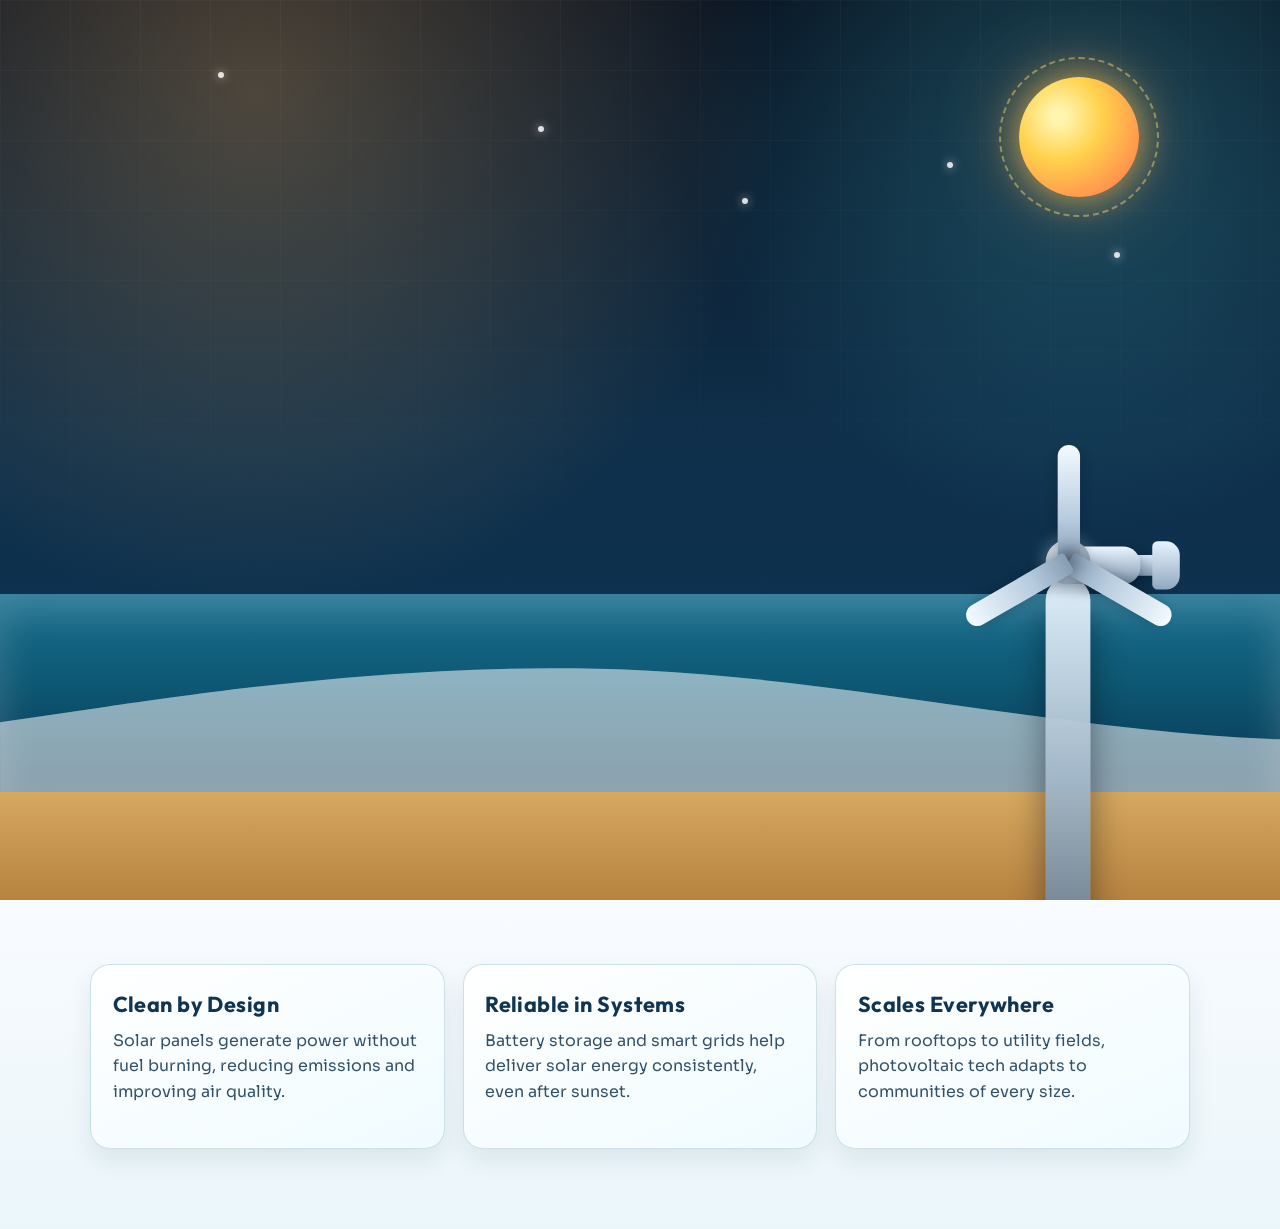
<file: index.html>
<!DOCTYPE html>
<html lang="en">
<head>
    <meta charset="UTF-8">
    <meta name="viewport" content="width=device-width, initial-scale=1.0">
    <title>Solar Energy - Interactive Learning Experience</title>
    <link rel="preconnect" href="https://fonts.googleapis.com">
    <link rel="preconnect" href="https://fonts.gstatic.com" crossorigin>
    <link href="https://fonts.googleapis.com/css2?family=Outfit:wght@400;500;700;800&family=Sora:wght@400;600;700&display=swap" rel="stylesheet">
    <link rel="stylesheet" href="style.css">
</head>
<body>
    <section id="landing" class="seashore">
        <div class="sky-mesh"></div>
        <div class="sky-stars" aria-hidden="true">
            <span></span><span></span><span></span><span></span><span></span>
        </div>
        <div class="sky">
            <button class="sun" id="landing-sun" type="button" aria-label="Go to solar simulation">
                <span class="tooltip">Tap to launch simulation</span>
            </button>
            <div class="clouds">
                <div class="cloud cloud1"></div>
                <div class="cloud cloud2"></div>
                <div class="cloud cloud3"></div>
            </div>
        </div>
        <div class="ocean">
            <div class="wave wave1"></div>
            <div class="wave wave2"></div>
            <div class="wave wave3"></div>
            <div class="wave wave4"></div>
        </div>
        <div class="shore">
            <button class="windmill-silhouette" id="landing-windmill" type="button" aria-label="Go to wind simulation">
                <span class="landing-tower" aria-hidden="true"></span>
                <span class="landing-nacelle" aria-hidden="true"></span>
                <span class="landing-rotor" aria-hidden="true">
                    <span class="landing-hub"></span>
                    <span class="landing-blade blade-1"></span>
                    <span class="landing-blade blade-2"></span>
                    <span class="landing-blade blade-3"></span>
                </span>
                <span class="landing-tail" aria-hidden="true"></span>
                <span class="landing-shadow" aria-hidden="true"></span>
                <span class="landing-base" aria-hidden="true"></span>
                <span class="tooltip wind-tooltip">Tap to launch wind demo</span>
            </button>
        </div>
    </section>

    <section id="learn-more" class="learn-section">
        <div class="learn-grid">
            <article class="learn-card">
                <h2>Clean by Design</h2>
                <p>Solar panels generate power without fuel burning, reducing emissions and improving air quality.</p>
            </article>
            <article class="learn-card">
                <h2>Reliable in Systems</h2>
                <p>Battery storage and smart grids help deliver solar energy consistently, even after sunset.</p>
            </article>
            <article class="learn-card">
                <h2>Scales Everywhere</h2>
                <p>From rooftops to utility fields, photovoltaic tech adapts to communities of every size.</p>
            </article>
        </div>
    </section>

    <div id="modal" class="modal">
        <div class="modal-content">
            <span class="close">&amp;times;</span>
            <h3>What is Solar Energy?</h3>
            <p><strong>How it works:</strong> Sunlight strikes photovoltaic cells. Electrons get energized and create direct current, which an inverter converts to usable alternating current.</p>
            <p><strong>Advantages:</strong></p>
            <ul>
                <li>Renewable and infinite source</li>
                <li>Reduces carbon emissions</li>
                <li>Low operating costs</li>
                <li>Eco-friendly</li>
            </ul>
            <p><strong>Limitations:</strong></p>
            <ul>
                <li>Weather dependent (clouds/rain)</li>
                <li>High initial installation cost</li>
                <li>Requires space</li>
            </ul>
        </div>
    </div>

    <script src="script.js"></script>
</body>
</html>
</file>
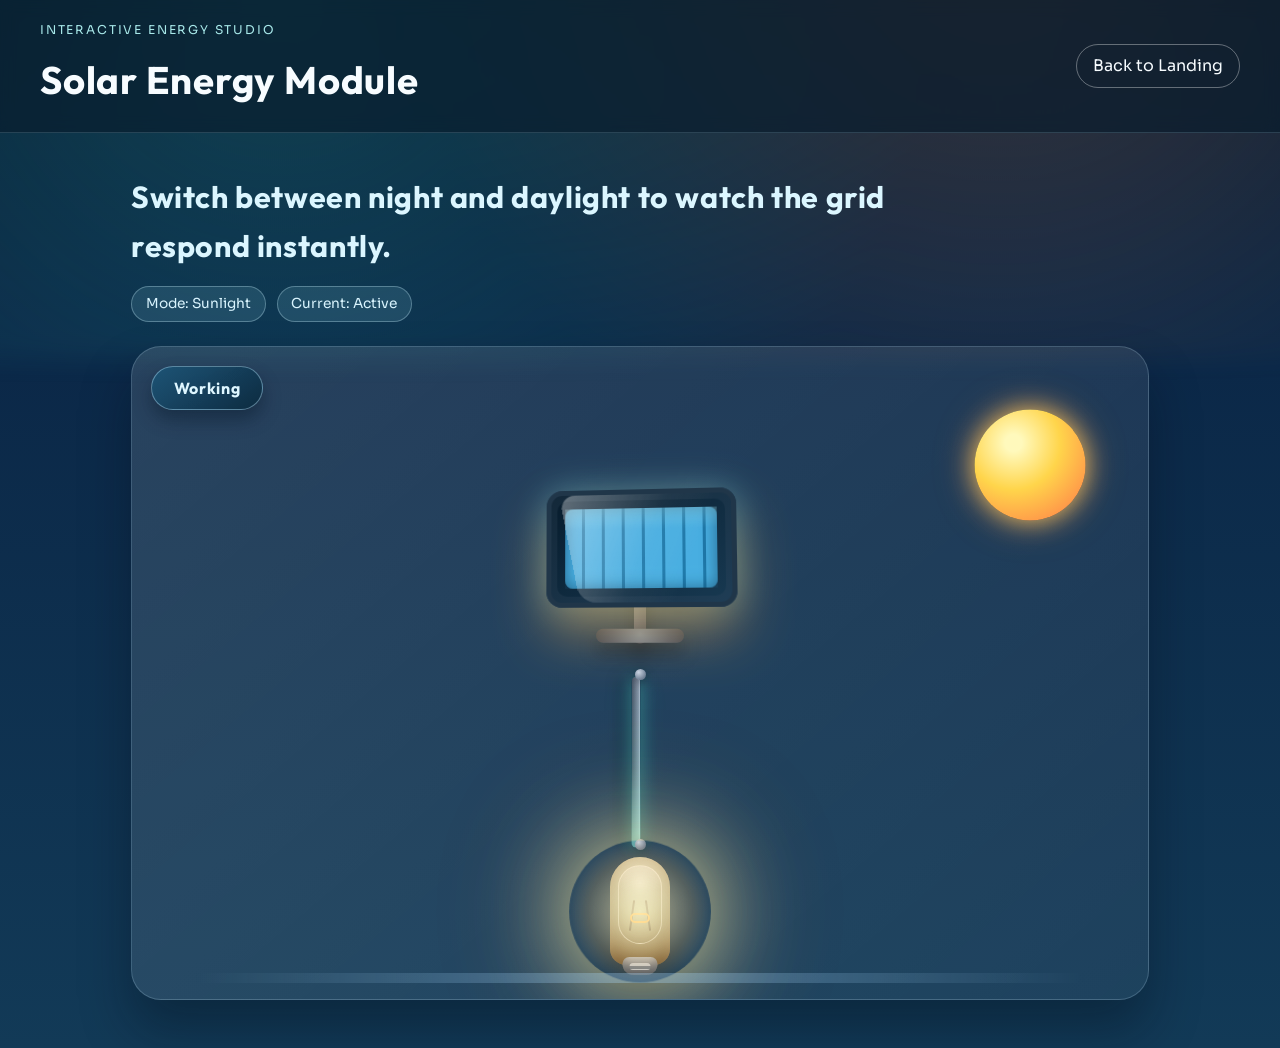
<file: solar.html>
<!DOCTYPE html>
<html lang="en">
<head>
    <meta charset="UTF-8">
    <meta name="viewport" content="width=device-width, initial-scale=1.0">
    <title>Solar Energy Simulation</title>
    <link rel="preconnect" href="https://fonts.googleapis.com">
    <link rel="preconnect" href="https://fonts.gstatic.com" crossorigin>
    <link href="https://fonts.googleapis.com/css2?family=Outfit:wght@400;500;700;800&family=Sora:wght@400;600;700&display=swap" rel="stylesheet">
    <link rel="stylesheet" href="style.css">
</head>
<body class="solar-page">
    <div class="solar-aurora" aria-hidden="true"></div>
    <header class="solar-header">
        <div>
            <p class="eyebrow">Interactive Energy Studio</p>
            <h1>Solar Energy Module</h1>
        </div>
        <a href="index.html" class="back-btn">Back to Landing</a>
    </header>

    <main class="solar-sim">
        <section class="sim-intro">
            <h2>Switch between night and daylight to watch the grid respond instantly.</h2>
            <div class="state-pills">
                <span id="state-mode" class="pill">Mode: Sunlight</span>
                <span id="state-flow" class="pill">Current: Active</span>
            </div>
        </section>

        <div class="circuit-container" id="circuit-shell">
            <div class="working-help" id="working-help-wrap">
                <button id="working-btn" class="working-btn" type="button" aria-expanded="false" aria-controls="working-panel">Working</button>
                <div id="working-panel" class="working-panel" hidden>
                    <h3>How Solar Power Works</h3>
                    <ul>
                        <li>Sunlight strikes photovoltaic (PV) cells inside the solar panel.</li>
                        <li>Photons transfer energy to electrons in the semiconductor layers.</li>
                        <li>The panel's internal electric field pushes electrons in one direction, creating direct current (DC).</li>
                        <li>The current travels through the wire path and reaches the load, which lights the bulb in this model.</li>
                        <li>Lower light means lower current flow, so the bulb dims or turns off.</li>
                    </ul>
                </div>
            </div>

            <div class="sun-moon-control">
                <button id="sun-moon-toggle" class="sun-moon-btn" type="button" aria-label="Switch to Moon mode" data-hint="Click for Moon">
                    <span class="icon-sun" aria-hidden="true"></span>
                    <span class="icon-moon" aria-hidden="true"></span>
                </button>
            </div>

            <div class="solar-panel-section">
                <div class="panel-rig" id="panel-rig">
                    <div class="panel-mount" aria-hidden="true">
                        <span class="mount-arm"></span>
                        <span class="mount-pole"></span>
                        <span class="mount-base"></span>
                    </div>
                    <div class="solar-panel proper-panel" id="solar-panel" tabindex="0" role="button" aria-haspopup="dialog" aria-controls="solar-panel-popup" aria-label="Show photovoltaic cell explanation">
                        <div class="panel-frame"></div>
                        <div class="panel-cells"></div>
                        <div class="panel-shine" id="panel-shine"></div>
                    </div>
                </div>
            </div>

            <div class="solar-panel-popup" id="solar-panel-popup" hidden role="dialog" aria-label="Photovoltaic cell explanation">
                <button type="button" class="panel-popup-close" id="panel-popup-close" aria-label="Close photovoltaic explanation">&times;</button>
                <img src="photovoltaic%20cell%20explaination.jpeg" alt="Photovoltaic cell explanation diagram">
                <p>Photovoltaic cells convert sunlight into electrical energy through the photovoltaic effect.</p>
            </div>

            <div class="wiring" id="wiring" aria-hidden="true">
                <div class="wire-layer wire-base-layer">
                    <div class="wire-seg base-main"></div>
                </div>
                <div class="wire-layer wire-flow-layer" id="wire-glow">
                    <div class="wire-seg flow-main"></div>
                    <span class="spark spark-main-a"></span>
                    <span class="spark spark-main-b"></span>
                </div>
                <span class="wire-node node-panel"></span>
                <span class="wire-node node-bulb"></span>
            </div>

            <div class="bulb-section">
                <div class="bulb proper-bulb" id="bulb">
                    <div class="bulb-cap" aria-hidden="true"></div>
                    <div class="filament-rail rail-left" aria-hidden="true"></div>
                    <div class="filament-rail rail-right" aria-hidden="true"></div>
                    <div class="filament-loop" id="filament"></div>
                    <div class="bulb-glow" id="bulb-glow"></div>
                </div>
            </div>
        </div>
    </main>

    <script src="script.js"></script>
</body>
</html>
</file>
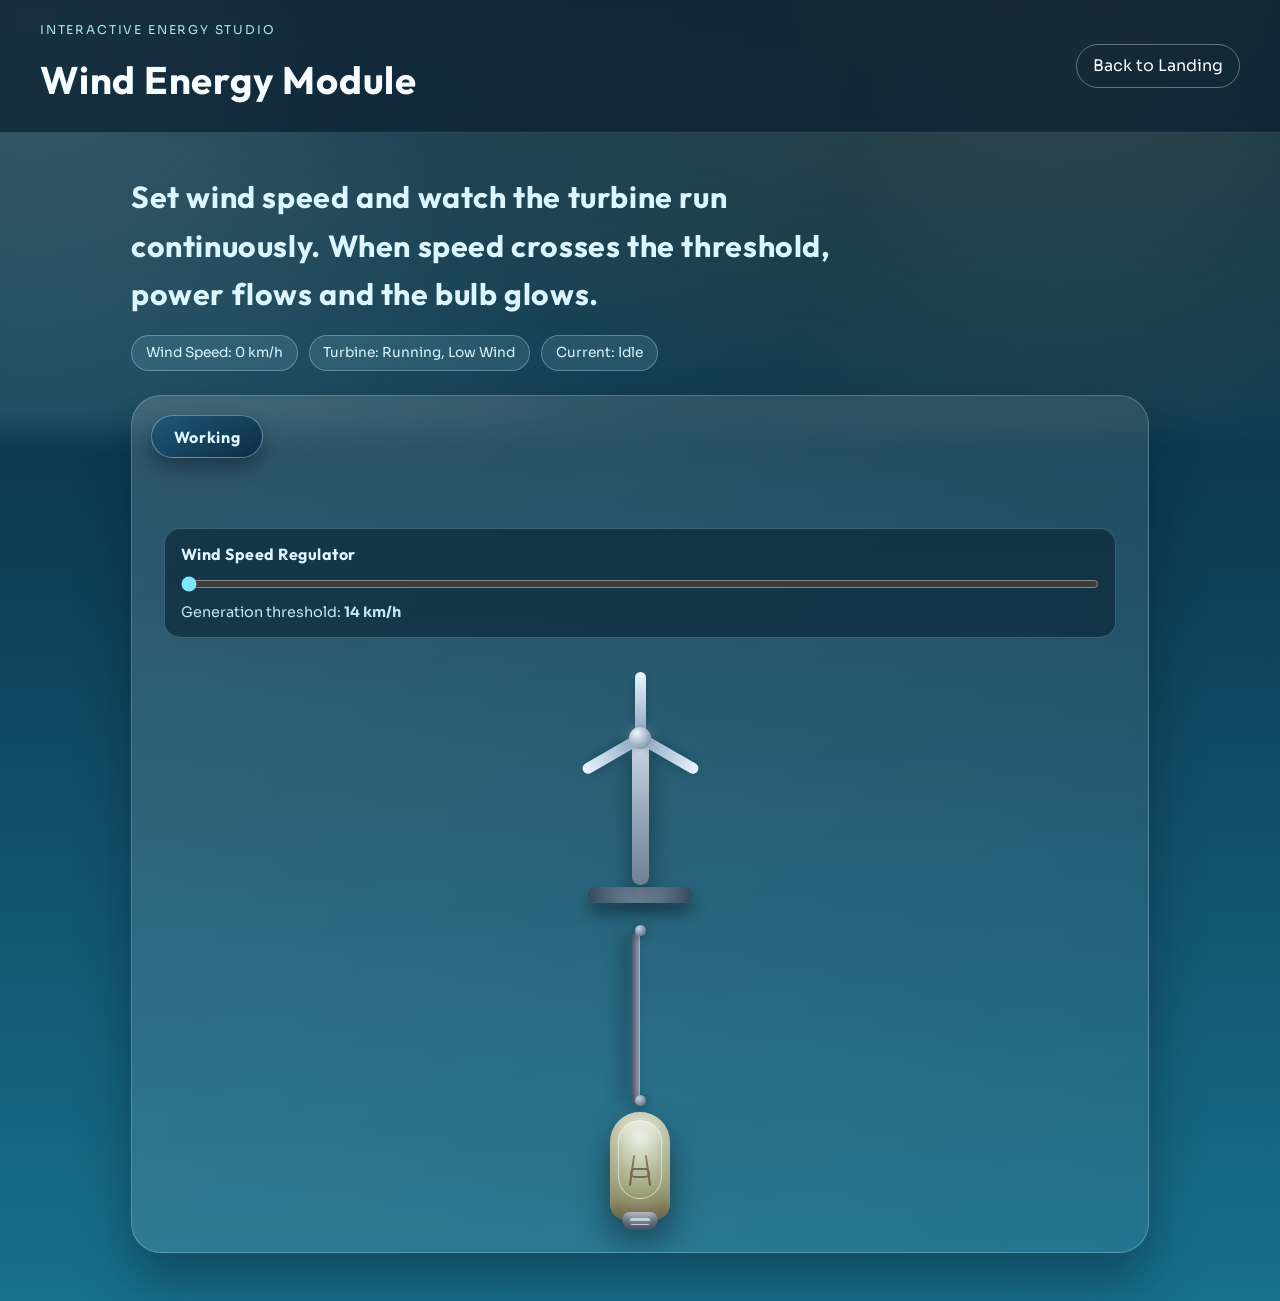
<file: wind.html>
<!DOCTYPE html>
<html lang="en">
<head>
    <meta charset="UTF-8">
    <meta name="viewport" content="width=device-width, initial-scale=1.0">
    <title>Wind Energy Simulation</title>
    <link rel="preconnect" href="https://fonts.googleapis.com">
    <link rel="preconnect" href="https://fonts.gstatic.com" crossorigin>
    <link href="https://fonts.googleapis.com/css2?family=Outfit:wght@400;500;700;800&family=Sora:wght@400;600;700&display=swap" rel="stylesheet">
    <link rel="stylesheet" href="style.css">
</head>
<body class="wind-page">
    <div class="wind-haze" aria-hidden="true"></div>

    <header class="solar-header">
        <div>
            <p class="eyebrow">Interactive Energy Studio</p>
            <h1>Wind Energy Module</h1>
        </div>
        <a href="index.html" class="back-btn">Back to Landing</a>
    </header>

    <main class="solar-sim">
        <section class="sim-intro">
            <h2>Set wind speed and watch the turbine run continuously. When speed crosses the threshold, power flows and the bulb glows.</h2>
            <div class="state-pills">
                <span id="wind-speed-pill" class="pill">Wind Speed: 0 km/h</span>
                <span id="wind-state-pill" class="pill">Turbine: Running</span>
                <span id="wind-flow-pill" class="pill">Current: Idle</span>
            </div>
        </section>

        <section class="wind-shell">
            <div class="working-help" id="wind-working-wrap">
                <button id="wind-working-btn" class="working-btn" type="button" aria-expanded="false" aria-controls="wind-working-panel">Working</button>
                <div id="wind-working-panel" class="working-panel" hidden>
                    <h3>How Wind Power Works</h3>
                    <ul>
                        <li>Moving air pushes turbine blades and turns the rotor.</li>
                        <li>The shaft transfers rotation to a generator inside the nacelle.</li>
                        <li>Above cut-in wind speed, electrical output becomes usable.</li>
                        <li>Power moves through wires to the load and lights the bulb.</li>
                        <li>Below threshold wind, the turbine cannot sustain generation.</li>
                    </ul>
                </div>
            </div>

            <div class="wind-controls">
                <label for="wind-speed">Wind Speed Regulator</label>
                <input id="wind-speed" type="range" min="0" max="80" value="0" step="1" aria-label="Wind speed regulator">
                <p class="wind-threshold-note">Generation threshold: <strong>14 km/h</strong></p>
            </div>

            <div class="wind-scene">
                <div class="turbine-wrap">
                    <div id="wind-turbine" class="wind-turbine" role="button" tabindex="0" aria-haspopup="dialog" aria-controls="wind-parts-popup" aria-label="Show wind turbine parts">
                        <span class="wind-rotor" id="wind-rotor" aria-hidden="true">
                            <span class="wind-hub"></span>
                            <span class="wind-blade blade-a"></span>
                            <span class="wind-blade blade-b"></span>
                            <span class="wind-blade blade-c"></span>
                        </span>
                    </div>
                    <div class="wind-tower" aria-hidden="true"></div>
                    <div class="wind-base" aria-hidden="true"></div>
                </div>

                <div class="wind-parts-popup" id="wind-parts-popup" hidden role="dialog" aria-label="Wind turbine parts">
                    <button type="button" class="wind-parts-close" id="wind-parts-close" aria-label="Close wind turbine parts image">&times;</button>
                    <img src="wind turbine parts.jpeg" alt="Wind turbine parts diagram">
                    <p>As wind speed meets the requirement , the wind turbine start to rotate and transfered to generator which in turn generates the electricity.
                        
                    </p>
                </div>

                <div class="wind-wire" id="wind-wire" aria-hidden="true">
                    <div class="wire-layer wire-base-layer">
                        <div class="wire-seg wind-base-main"></div>
                    </div>
                    <div class="wire-layer wire-flow-layer" id="wind-wire-glow">
                        <div class="wire-seg wind-flow-main"></div>
                        <span class="spark wind-spark-a"></span>
                        <span class="spark wind-spark-b"></span>
                    </div>
                    <span class="wire-node wind-node-turbine"></span>
                    <span class="wire-node wind-node-bulb"></span>
                </div>

                <div class="bulb-section">
                    <div class="bulb proper-bulb" id="wind-bulb">
                        <div class="bulb-cap" aria-hidden="true"></div>
                        <div class="filament-rail rail-left" aria-hidden="true"></div>
                        <div class="filament-rail rail-right" aria-hidden="true"></div>
                        <div class="filament-loop" id="wind-filament"></div>
                        <div class="bulb-glow" id="wind-bulb-glow"></div>
                    </div>
                </div>
            </div>
        </section>
    </main>

    <script src="script.js"></script>
</body>
</html>
</file>
<file: style.css>
* {
    margin: 0;
    padding: 0;
    box-sizing: border-box;
}

:root {
    --bg-night: #081322;
    --bg-sky: #0f2f4a;
    --bg-mist: #4da8b0;
    --sea-deep: #0a3556;
    --sea-mid: #176d8d;
    --sand: #d6a860;
    --sand-dark: #b78340;
    --sun-1: #ffd24c;
    --sun-2: #ff944e;
    --accent: #23c4a7;
    --accent-2: #ff715e;
    --text-light: #f7fcff;
    --text-muted: #d5e8ef;
    --panel: rgba(255, 255, 255, 0.14);
    --panel-border: rgba(255, 255, 255, 0.25);
    --shadow: 0 20px 40px rgba(2, 8, 18, 0.35);
}

body {
    font-family: 'Sora', sans-serif;
    line-height: 1.6;
    color: var(--text-light);
    overflow-x: hidden;
    background: #0a172a;
    transition: filter 0.3s ease, transform 0.3s ease;
}

body.sun-transition {
    filter: saturate(1.15) brightness(1.08);
    transform: scale(1.01);
}

h1,
h2,
h3 {
    font-family: 'Outfit', sans-serif;
    letter-spacing: 0.02em;
}

.seashore {
    min-height: 100vh;
    position: relative;
    overflow: hidden;
    isolation: isolate;
    background: radial-gradient(circle at 20% 10%, rgba(255, 188, 105, 0.28), transparent 40%),
        radial-gradient(circle at 85% 15%, rgba(66, 183, 196, 0.3), transparent 30%),
        linear-gradient(180deg, var(--bg-night) 0%, var(--bg-sky) 48%, var(--sea-deep) 100%);
}

.sky-mesh {
    position: absolute;
    inset: 0;
    background-image: linear-gradient(rgba(255, 255, 255, 0.04) 1px, transparent 1px),
        linear-gradient(90deg, rgba(255, 255, 255, 0.04) 1px, transparent 1px);
    background-size: 70px 70px;
    mask-image: linear-gradient(to bottom, rgba(0, 0, 0, 0.8), transparent 70%);
    z-index: -1;
}

.sky-stars {
    position: absolute;
    inset: 0;
    pointer-events: none;
}

.sky-stars span {
    position: absolute;
    width: 6px;
    height: 6px;
    border-radius: 50%;
    background: rgba(255, 255, 255, 0.85);
    box-shadow: 0 0 10px rgba(255, 255, 255, 0.7);
    animation: twinkle 4s ease-in-out infinite;
}

.sky-stars span:nth-child(1) {
    top: 8%;
    left: 17%;
    animation-delay: 0.3s;
}

.sky-stars span:nth-child(2) {
    top: 18%;
    left: 74%;
    animation-delay: 1.1s;
}

.sky-stars span:nth-child(3) {
    top: 22%;
    left: 58%;
    animation-delay: 2s;
}

.sky-stars span:nth-child(4) {
    top: 14%;
    left: 42%;
    animation-delay: 2.8s;
}

.sky-stars span:nth-child(5) {
    top: 28%;
    left: 87%;
    animation-delay: 1.8s;
}

@keyframes twinkle {
    0%,
    100% {
        opacity: 0.3;
        transform: scale(0.75);
    }

    45% {
        opacity: 1;
        transform: scale(1.1);
    }
}

.sky {
    min-height: 66vh;
    position: relative;
}

.sun {
    position: absolute;
    top: 13%;
    right: 11%;
    width: 120px;
    height: 120px;
    border: 0;
    border-radius: 50%;
    cursor: pointer;
    z-index: 4;
    background: radial-gradient(circle at 33% 33%, #fff5af 6%, var(--sun-1) 38%, var(--sun-2) 76%, #ec6625 100%);
    box-shadow: 0 0 40px rgba(255, 203, 78, 0.72), 0 0 90px rgba(255, 122, 73, 0.36);
    animation: sunPulse 3.6s ease-in-out infinite;
    transition: transform 0.32s ease;
}

.sun::before {
    content: '';
    position: absolute;
    inset: -20px;
    border: 2px dashed rgba(255, 216, 117, 0.46);
    border-radius: 50%;
    animation: spin 12s linear infinite;
}

.sun:hover,
.sun:focus-visible {
    transform: translateY(-3px) scale(1.06);
}

.sun:focus-visible {
    outline: 3px solid rgba(255, 255, 255, 0.8);
    outline-offset: 5px;
}

@keyframes sunPulse {
    0%,
    100% {
        box-shadow: 0 0 40px rgba(255, 203, 78, 0.72), 0 0 90px rgba(255, 122, 73, 0.36);
    }

    50% {
        box-shadow: 0 0 60px rgba(255, 232, 142, 0.8), 0 0 120px rgba(255, 122, 73, 0.5);
    }
}

@keyframes spin {
    from {
        transform: rotate(0deg);
    }

    to {
        transform: rotate(360deg);
    }
}

.tooltip {
    position: absolute;
    bottom: 130%;
    left: 50%;
    transform: translateX(-50%);
    background: rgba(6, 21, 36, 0.86);
    color: var(--text-light);
    padding: 9px 14px;
    border-radius: 999px;
    font-size: 0.8rem;
    white-space: nowrap;
    opacity: 0;
    pointer-events: none;
    transition: opacity 0.2s ease;
}

.sun:hover .tooltip,
.sun:focus-visible .tooltip {
    opacity: 1;
}

.clouds {
    position: absolute;
    top: 10%;
    width: 100%;
    pointer-events: none;
}

.cloud {
    position: absolute;
    background: linear-gradient(180deg, rgba(255, 255, 255, 0.95), rgba(235, 247, 255, 0.72));
    border-radius: 999px;
    opacity: 0.9;
    filter: blur(0.3px);
}

.cloud::before,
.cloud::after {
    content: '';
    position: absolute;
    background: inherit;
    border-radius: inherit;
}

.cloud1 {
    width: 138px;
    height: 42px;
    top: 8px;
    left: -12%;
    animation: moveCloud 28s linear infinite;
}

.cloud1::before {
    width: 70px;
    height: 52px;
    left: 18px;
    top: -21px;
}

.cloud1::after {
    width: 58px;
    height: 38px;
    right: 15px;
    top: -16px;
}

.cloud2 {
    width: 108px;
    height: 32px;
    top: 68px;
    left: -18%;
    animation: moveCloud 36s linear infinite 5s;
}

.cloud2::before {
    width: 52px;
    height: 42px;
    left: 14px;
    top: -16px;
}

.cloud2::after {
    width: 40px;
    height: 28px;
    right: 12px;
    top: -12px;
}

.cloud3 {
    width: 158px;
    height: 48px;
    top: 125px;
    left: -22%;
    animation: moveCloud 45s linear infinite 8s;
    opacity: 0.72;
}

.cloud3::before {
    width: 78px;
    height: 55px;
    left: 20px;
    top: -23px;
}

.cloud3::after {
    width: 64px;
    height: 46px;
    right: 18px;
    top: -18px;
}

@keyframes moveCloud {
    from {
        transform: translateX(0);
    }

    to {
        transform: translateX(135vw);
    }
}

.ocean {
    height: 22vh;
    position: relative;
    overflow: hidden;
    background: linear-gradient(180deg, var(--sea-mid), #0e5874 45%, #083551 100%);
    box-shadow: inset 0 18px 38px rgba(255, 255, 255, 0.18);
}

.wave {
    position: absolute;
    bottom: -4px;
    width: 200%;
    height: 100%;
    background: url('data:image/svg+xml;utf8,<svg viewBox="0 0 1400 120" xmlns="http://www.w3.org/2000/svg"><path fill="%23ffffff" fill-opacity="0.28" d="M0,68L58.3,59.5C116.7,51,233,34,350,39.5C466.7,45,583,73,700,77.3C816.7,81,933,59,1050,52.7C1166.7,46,1283,56,1341.7,61.3L1400,66L1400,120L1341.7,120C1283.3,120,1166.7,120,1050,120C933.3,120,816.7,120,700,120C583.3,120,466.7,120,350,120C233.3,120,116.7,120,58.3,120L0,120Z"/></svg>');
    background-size: cover;
}

.wave1 {
    animation: waveSlide 10s linear infinite;
}

.wave2 {
    opacity: 0.65;
    animation: waveSlide 14s linear infinite reverse;
}

.wave3 {
    opacity: 0.48;
    animation: waveSlide 18s linear infinite;
}

.wave4 {
    opacity: 0.33;
    animation: waveSlide 23s linear infinite reverse;
}

@keyframes waveSlide {
    from {
        transform: translateX(0);
    }

    to {
        transform: translateX(-50%);
    }
}

.shore {
    height: 12vh;
    position: relative;
    background: linear-gradient(180deg, var(--sand), var(--sand-dark));
}

.windmill-silhouette {
    position: absolute;
    --landing-scale: 1.72;
    right: 8%;
    top: -120px;
    width: 220px;
    height: 320px;
    border: 0;
    cursor: pointer;
    background: transparent;
    padding: 0;
    transform: scale(var(--landing-scale));
    transform-origin: 50% 100%;
    transition: transform 0.25s ease, filter 0.25s ease;
}

.landing-tower {
    position: absolute;
    width: 26px;
    height: 220px;
    left: 50%;
    top: 79px;
    transform: translateX(-50%);
    border-radius: 18px;
    background: linear-gradient(180deg, rgba(232, 245, 255, 0.95), rgba(159, 180, 198, 0.95) 56%, rgba(98, 119, 138, 0.95) 100%);
    box-shadow: 0 14px 20px rgba(3, 11, 18, 0.46);
}

.landing-base {
    position: absolute;
    width: 152px;
    height: 22px;
    left: 50%;
    bottom: 7px;
    transform: translateX(-50%);
    border-radius: 999px;
    background: radial-gradient(circle at 50% 40%, #7e91a5 0, #52667a 65%, #334558 100%);
    box-shadow: 0 8px 14px rgba(2, 10, 17, 0.45);
}

.landing-nacelle {
    position: absolute;
    width: 52px;
    height: 22px;
    left: 50%;
    top: 61px;
    transform: translateX(-10px);
    border-radius: 10px;
    background: linear-gradient(180deg, #eaf5fe, #a8bbce 62%, #7389a1 100%);
    box-shadow: 0 3px 8px rgba(2, 10, 16, 0.35);
    z-index: 2;
}

.landing-rotor {
    position: absolute;
    width: 138px;
    height: 138px;
    left: 50%;
    top: 1px;
    transform: translateX(-50%);
    animation: landingRotorSpin 6.8s linear infinite;
    transform-origin: 50% 50%;
    z-index: 3;
}

.landing-hub {
    position: absolute;
    width: 26px;
    height: 26px;
    left: calc(50% - 13px);
    top: calc(50% - 13px);
    border-radius: 50%;
    background: radial-gradient(circle at 35% 30%, #f2f8fd, #9cb0c5 66%, #6d839a 100%);
    box-shadow: 0 0 10px rgba(204, 232, 250, 0.45);
}

.landing-blade {
    position: absolute;
    width: 13px;
    height: 68px;
    left: calc(50% - 6.5px);
    top: calc(50% - 68px);
    transform-origin: 50% 100%;
    border-radius: 14px 14px 5px 5px;
    background: linear-gradient(180deg, #f3fbff, #b6cbde 64%, #869cb2 100%);
    box-shadow: 0 5px 8px rgba(2, 13, 22, 0.28);
}

.landing-tail {
    position: absolute;
    width: 40px;
    height: 12px;
    left: calc(50% + 15px);
    top: 66px;
    border-radius: 8px;
    background: linear-gradient(180deg, #d7e8f7, #849ab1 100%);
    box-shadow: 0 2px 7px rgba(2, 12, 20, 0.32);
    z-index: 1;
}

.landing-tail::after {
    content: '';
    position: absolute;
    right: -10px;
    top: -8px;
    width: 16px;
    height: 28px;
    border-radius: 3px 8px 8px 3px;
    background: linear-gradient(180deg, #e8f4ff, #91a8bf 100%);
}

.landing-shadow {
    position: absolute;
    width: 112px;
    height: 22px;
    left: 50%;
    bottom: 3px;
    transform: translateX(-50%);
    border-radius: 50%;
    background: rgba(1, 10, 18, 0.35);
    filter: blur(3px);
}

.landing-blade.blade-1 {
    transform: rotate(0deg);
}

.landing-blade.blade-2 {
    transform: rotate(120deg);
}

.landing-blade.blade-3 {
    transform: rotate(240deg);
}

@keyframes landingRotorSpin {
    from {
        transform: translateX(-50%) rotate(0deg);
    }

    to {
        transform: translateX(-50%) rotate(360deg);
    }
}

.windmill-silhouette:hover,
.windmill-silhouette:focus-visible {
    transform: translateY(-3px) scale(calc(var(--landing-scale) * 1.04));
    filter: brightness(1.15);
}

.windmill-silhouette:hover .landing-rotor,
.windmill-silhouette:focus-visible .landing-rotor {
    animation-duration: 3.8s;
}

.windmill-silhouette:focus-visible {
    outline: 3px solid rgba(255, 255, 255, 0.72);
    outline-offset: 5px;
}

.wind-tooltip {
    bottom: 118%;
    left: 50%;
}

.windmill-silhouette:hover .wind-tooltip,
.windmill-silhouette:focus-visible .wind-tooltip {
    opacity: 1;
}

.welcome-text {
    position: absolute;
    left: 50%;
    top: 52%;
    transform: translate(-50%, -50%);
    width: min(92vw, 760px);
    text-align: center;
    padding: 2.2rem 2rem;
    border-radius: 24px;
    background: linear-gradient(155deg, rgba(255, 255, 255, 0.18), rgba(255, 255, 255, 0.07));
    backdrop-filter: blur(12px);
    border: 1px solid rgba(255, 255, 255, 0.24);
    box-shadow: var(--shadow);
    animation: riseIn 1s ease both;
}

.eyebrow {
    letter-spacing: 0.15em;
    text-transform: uppercase;
    font-size: 0.76rem;
    color: #a8e8e9;
    margin-bottom: 0.6rem;
}

.welcome-text h1 {
    font-size: clamp(2.2rem, 4.7vw, 4rem);
    margin-bottom: 0.6rem;
}

.welcome-text p {
    color: var(--text-muted);
    max-width: 620px;
    margin: 0 auto;
}

.hero-cta {
    display: flex;
    justify-content: center;
    gap: 0.8rem;
    flex-wrap: wrap;
    margin-top: 1.35rem;
}

.learn-btn {
    border: 0;
    border-radius: 999px;
    text-decoration: none;
    padding: 0.78rem 1.45rem;
    color: #081322;
    font-weight: 700;
    font-size: 0.96rem;
    cursor: pointer;
    background: linear-gradient(120deg, #9ef7da, #2cc0a9);
    box-shadow: 0 8px 20px rgba(29, 146, 129, 0.34);
    transition: transform 0.26s ease, box-shadow 0.26s ease, filter 0.26s ease;
}

.learn-btn:hover,
.learn-btn:focus-visible {
    transform: translateY(-2px);
    box-shadow: 0 14px 28px rgba(29, 146, 129, 0.5);
    filter: brightness(1.04);
}

.sim-link {
    background: linear-gradient(120deg, #ffd487, #ff8f67);
    box-shadow: 0 8px 20px rgba(187, 99, 56, 0.33);
}

.learn-section {
    background: linear-gradient(180deg, #f8fbff, #ebf6fa);
    color: #163147;
    padding: 4rem clamp(1rem, 4vw, 3rem) 5rem;
}

.learn-grid {
    max-width: 1100px;
    margin: 0 auto;
    display: grid;
    grid-template-columns: repeat(3, minmax(0, 1fr));
    gap: 1.1rem;
}

.learn-card {
    border-radius: 20px;
    padding: 1.35rem;
    min-height: 185px;
    background: linear-gradient(155deg, #ffffff, #f0fbff);
    border: 1px solid rgba(29, 113, 130, 0.2);
    box-shadow: 0 12px 24px rgba(19, 51, 77, 0.09);
    transition: transform 0.24s ease, box-shadow 0.24s ease;
}

.learn-card:hover {
    transform: translateY(-4px);
    box-shadow: 0 18px 30px rgba(19, 51, 77, 0.14);
}

.learn-card h2 {
    font-size: 1.35rem;
    margin-bottom: 0.4rem;
    color: #0f3552;
}

.learn-card p {
    color: #33526a;
}

.modal {
    display: none;
    position: fixed;
    z-index: 90;
    inset: 0;
    background: rgba(5, 16, 27, 0.75);
    backdrop-filter: blur(6px);
}

.modal-content {
    width: min(92vw, 650px);
    margin: 5vh auto;
    padding: 2rem 1.8rem;
    border-radius: 24px;
    color: #10283a;
    background: linear-gradient(180deg, #ffffff, #eff8fd);
    border: 1px solid rgba(20, 82, 108, 0.22);
    box-shadow: 0 24px 40px rgba(5, 21, 35, 0.35);
    max-height: 90vh;
    overflow-y: auto;
}

.modal-content h3 {
    font-size: 1.7rem;
    margin-bottom: 0.8rem;
}

.modal-content p,
.modal-content li {
    color: #254b64;
}

.modal-content ul {
    margin: 0.2rem 0 1rem 1.2rem;
}

.close {
    float: right;
    cursor: pointer;
    font-size: 1.7rem;
    line-height: 1;
    color: #2d4d62;
}

.solar-page {
    min-height: 100vh;
    background: linear-gradient(180deg, #081a2e, #0b2848 35%, #123a57 100%);
    position: relative;
    color: var(--text-light);
    overflow-x: hidden;
}

.solar-aurora {
    position: fixed;
    inset: -30vh -20vw auto;
    height: 70vh;
    background: radial-gradient(circle at 30% 40%, rgba(43, 187, 184, 0.24), transparent 50%),
        radial-gradient(circle at 70% 30%, rgba(255, 155, 102, 0.2), transparent 45%);
    filter: blur(12px);
    pointer-events: none;
    z-index: 0;
    animation: auroraFloat 10s ease-in-out infinite alternate;
}

@keyframes auroraFloat {
    from {
        transform: translateY(-18px) scale(1);
    }

    to {
        transform: translateY(12px) scale(1.06);
    }
}

.solar-header,
.solar-sim {
    position: relative;
    z-index: 2;
}

.solar-header {
    display: flex;
    align-items: center;
    justify-content: space-between;
    gap: 1rem;
    padding: 1.3rem clamp(1rem, 4vw, 2.5rem);
    background: rgba(8, 28, 44, 0.66);
    border-bottom: 1px solid rgba(190, 234, 255, 0.16);
    backdrop-filter: blur(8px);
}

.solar-header h1 {
    font-size: clamp(1.75rem, 3vw, 2.6rem);
}

.back-btn {
    display: inline-flex;
    align-items: center;
    gap: 0.3rem;
    border-radius: 999px;
    text-decoration: none;
    color: var(--text-light);
    border: 1px solid rgba(255, 255, 255, 0.35);
    padding: 0.5rem 1rem;
    transition: background-color 0.2s ease, transform 0.2s ease;
}

.back-btn:hover,
.back-btn:focus-visible {
    background: rgba(255, 255, 255, 0.16);
    transform: translateY(-1px);
}

.solar-sim {
    max-width: 1050px;
    margin: 0 auto;
    padding: 2.5rem 1rem 3rem;
}

.sim-intro {
    margin-bottom: 1.5rem;
}

.sim-intro h2 {
    max-width: 780px;
    font-size: clamp(1.15rem, 2.4vw, 1.9rem);
    color: #dbf6ff;
}

.state-pills {
    display: flex;
    gap: 0.7rem;
    margin-top: 1rem;
    flex-wrap: wrap;
}

.pill {
    border-radius: 999px;
    padding: 0.36rem 0.86rem;
    font-size: 0.86rem;
    background: rgba(161, 232, 255, 0.12);
    border: 1px solid rgba(202, 240, 252, 0.32);
    color: #d9f4fe;
}

.circuit-container {
    border-radius: 30px;
    padding: clamp(1rem, 3vw, 2rem);
    padding-top: clamp(7rem, 11vw, 8.3rem);
    background: linear-gradient(140deg, rgba(255, 255, 255, 0.12), rgba(255, 255, 255, 0.05));
    border: 1px solid rgba(200, 235, 255, 0.2);
    box-shadow: 0 30px 50px rgba(2, 12, 24, 0.35);
    display: flex;
    flex-direction: column;
    align-items: center;
    gap: 1.4rem;
    position: relative;
    overflow: hidden;
}

.circuit-container::after {
    content: '';
    position: absolute;
    inset: auto 6% 1rem;
    height: 10px;
    border-radius: 999px;
    background: linear-gradient(90deg, rgba(255, 255, 255, 0), rgba(170, 218, 255, 0.34), rgba(255, 255, 255, 0));
    pointer-events: none;
}

.working-help {
    position: absolute;
    top: 1.2rem;
    left: 1.2rem;
    z-index: 4;
}

.working-btn {
    border: 1px solid rgba(189, 234, 255, 0.42);
    border-radius: 999px;
    padding: 0.68rem 1.35rem;
    font-family: 'Outfit', sans-serif;
    font-weight: 700;
    font-size: 1rem;
    letter-spacing: 0.04em;
    color: #def6ff;
    cursor: pointer;
    background: linear-gradient(145deg, rgba(28, 87, 122, 0.88), rgba(12, 42, 63, 0.92));
    box-shadow: 0 10px 18px rgba(2, 16, 30, 0.36);
    transition: transform 0.2s ease, box-shadow 0.2s ease, border-color 0.2s ease;
}

.working-btn:hover,
.working-btn:focus-visible {
    transform: translateY(-2px);
    border-color: rgba(221, 245, 255, 0.72);
    box-shadow: 0 14px 24px rgba(2, 16, 30, 0.45);
}

.working-panel {
    margin-top: 0.65rem;
    width: min(430px, 78vw);
    border-radius: 16px;
    padding: 0.9rem 1rem;
    background: linear-gradient(170deg, rgba(8, 27, 45, 0.96), rgba(14, 46, 71, 0.94));
    border: 1px solid rgba(170, 227, 255, 0.3);
    box-shadow: 0 20px 36px rgba(3, 14, 25, 0.45);
}

.working-panel h3 {
    font-size: 1rem;
    margin-bottom: 0.45rem;
    color: #e9f9ff;
}

.working-panel ul {
    margin: 0;
    padding-left: 1.1rem;
}

.working-panel li {
    font-size: 0.84rem;
    color: #c9ecfb;
    margin-bottom: 0.38rem;
    line-height: 1.45;
}

.sun-moon-control {
    position: absolute;
    top: 1.2rem;
    right: 1.2rem;
    z-index: 3;
}

.sun-moon-btn {
    width: clamp(156px, 21vw, 198px);
    height: clamp(156px, 21vw, 198px);
    border: none;
    border-radius: 50%;
    position: relative;
    display: inline-flex;
    align-items: center;
    justify-content: center;
    cursor: pointer;
    background: transparent;
    box-shadow: none;
    transition: transform 0.3s ease;
}

.sun-moon-btn::after {
    content: attr(data-hint);
    position: absolute;
    left: 50%;
    bottom: -34px;
    transform: translate(-50%, 8px);
    border-radius: 999px;
    padding: 0.34rem 0.72rem;
    font-size: 0.78rem;
    font-weight: 600;
    color: #ddf5ff;
    background: rgba(7, 25, 40, 0.88);
    border: 1px solid rgba(159, 218, 247, 0.34);
    white-space: nowrap;
    opacity: 0;
    pointer-events: none;
    transition: opacity 0.22s ease, transform 0.22s ease;
}

.sun-moon-btn:hover,
.sun-moon-btn:focus-visible {
    transform: translateY(-3px);
}

.sun-moon-btn:hover::after,
.sun-moon-btn:focus-visible::after {
    opacity: 1;
    transform: translate(-50%, 0);
}

.icon-sun,
.icon-moon {
    position: absolute;
    width: 56%;
    height: 56%;
    left: 50%;
    top: 50%;
    border-radius: 50%;
    transform-origin: 50% 50%;
    transition: opacity 0.4s ease, transform 0.5s cubic-bezier(0.2, 0.7, 0.2, 1), box-shadow 0.4s ease;
}

.icon-sun {
    transform: translate(-50%, -50%) scale(1) rotate(0deg);
    opacity: 1;
    background: radial-gradient(circle at 35% 30%, #fff9bc 8%, #ffd54b 44%, #ff9a49 78%, #ea6d2f 100%);
    box-shadow: 0 0 24px rgba(255, 204, 94, 0.85), 0 0 42px rgba(255, 143, 73, 0.45);
}

.icon-sun::before {
    content: none;
}

.icon-moon {
    transform: translate(-50%, -50%) scale(0.72) rotate(-34deg);
    opacity: 0;
    background: radial-gradient(circle at 35% 30%, #f5faff 0%, #c7d4e5 58%, #8d9db6 100%);
    box-shadow: inset -8px -4px 18px rgba(106, 123, 152, 0.55), 0 0 18px rgba(198, 215, 241, 0.35);
}

.icon-moon::before,
.icon-moon::after {
    content: '';
    position: absolute;
    border-radius: 50%;
    background: rgba(126, 145, 170, 0.45);
}

.icon-moon::before {
    width: 10px;
    height: 10px;
    top: 18%;
    left: 22%;
}

.icon-moon::after {
    width: 14px;
    height: 14px;
    bottom: 20%;
    right: 20%;
}

.sun-moon-btn.is-moon .icon-sun {
    transform: translate(-50%, -50%) scale(0.68) rotate(38deg);
    opacity: 0;
    box-shadow: 0 0 6px rgba(255, 204, 94, 0.25);
}

.sun-moon-btn.is-moon .icon-moon {
    transform: translate(-50%, -50%) scale(1) rotate(0deg);
    opacity: 1;
}

.solar-panel-section,
.bulb-section {
    display: grid;
    place-items: center;
}

.solar-panel-popup {
    position: absolute;
    top: clamp(13rem, 20vw, 15.5rem);
    right: clamp(0.4rem, 2vw, 1.2rem);
    width: min(360px, 88vw);
    padding: 1rem 1rem 1.05rem;
    border-radius: 22px;
    background: linear-gradient(180deg, rgba(255, 255, 255, 0.98), rgba(236, 246, 252, 0.96));
    border: 1px solid rgba(23, 86, 114, 0.24);
    box-shadow: 0 24px 42px rgba(3, 14, 25, 0.38);
    color: #18354c;
    z-index: 8;
    transform: translateY(10px) scale(0.98);
    opacity: 0;
    pointer-events: none;
    transition: opacity 0.22s ease, transform 0.22s ease;
}

.solar-panel-popup.is-visible {
    opacity: 1;
    transform: translateY(0) scale(1);
    pointer-events: auto;
}

.solar-panel-popup img {
    display: block;
    width: 100%;
    height: auto;
    border-radius: 16px;
    margin-bottom: 0.8rem;
    box-shadow: inset 0 0 0 1px rgba(20, 79, 109, 0.1);
}

.solar-panel-popup p {
    margin: 0;
    font-size: 0.95rem;
    color: #274c65;
}

.panel-popup-close {
    position: absolute;
    top: 0.55rem;
    right: 0.55rem;
    width: 2rem;
    height: 2rem;
    border: 0;
    border-radius: 50%;
    background: rgba(17, 54, 78, 0.12);
    color: #16374d;
    font-size: 1.3rem;
    line-height: 1;
    cursor: pointer;
}

.panel-popup-close:hover,
.panel-popup-close:focus-visible {
    background: rgba(17, 54, 78, 0.2);
}

.panel-rig {
    position: relative;
    width: min(237px, 55vw);
    min-height: 165px;
    display: grid;
    place-items: start center;
}

.panel-mount {
    position: absolute;
    inset: auto 0 0;
    height: 105px;
    pointer-events: none;
}

.mount-arm {
    position: absolute;
    width: 70px;
    height: 8px;
    left: calc(50% - 14px);
    top: 16px;
    border-radius: 999px;
    background: linear-gradient(180deg, #c9d5e2, #7f8ea1 65%, #5f6d80);
    transform-origin: 8% 50%;
    transform: rotate(34deg);
    box-shadow: 0 6px 14px rgba(1, 11, 21, 0.35);
}

.mount-pole {
    position: absolute;
    width: 12px;
    height: 83px;
    left: 50%;
    top: 22px;
    transform: translateX(-50%);
    border-radius: 18px;
    background: linear-gradient(180deg, #afbdcb, #6d7c92 56%, #4b596f);
    box-shadow: inset -6px 0 10px rgba(15, 28, 44, 0.24), 0 14px 18px rgba(1, 9, 17, 0.4);
}

.mount-base {
    position: absolute;
    width: 88px;
    height: 14px;
    left: 50%;
    bottom: 1px;
    transform: translateX(-50%);
    border-radius: 999px;
    background: radial-gradient(circle at 50% 40%, #788a9e 0, #4c5a6f 65%, #384558 100%);
    box-shadow: 0 10px 18px rgba(1, 10, 18, 0.42);
}

.proper-panel {
    width: min(189px, 46vw);
    height: min(118px, 30vw);
    border-radius: 16px;
    position: relative;
    border: 5px solid #203649;
    background: linear-gradient(145deg, #132839, #1f3d55);
    box-shadow: 0 24px 34px rgba(1, 11, 21, 0.45);
    overflow: hidden;
    transition: transform 0.38s cubic-bezier(0.2, 0.7, 0.2, 1), box-shadow 0.32s ease;
    transform-origin: 18% 75%;
    transform: perspective(900px) rotateX(8deg) rotateY(-14deg) translateY(18px);
    will-change: transform;
    cursor: pointer;
}

.proper-panel:hover,
.proper-panel:focus-visible {
    box-shadow: 0 28px 42px rgba(1, 11, 21, 0.5), 0 0 24px rgba(111, 231, 255, 0.18);
}

.proper-panel:focus-visible {
    outline: 3px solid rgba(231, 248, 255, 0.85);
    outline-offset: 6px;
}

.panel-frame {
    position: absolute;
    inset: 6px;
    border-radius: 10px;
    background: linear-gradient(145deg, #081d2e, #173850);
}

.panel-cells {
    position: absolute;
    inset: 14px;
    border-radius: 8px;
    background: repeating-linear-gradient(90deg, #48aee1 0 17px, #1f79aa 17px 20px),
        repeating-linear-gradient(0deg, #3f9fd3 0 17px, #1a628a 17px 20px);
    box-shadow: inset 0 0 16px rgba(7, 41, 66, 0.55);
}

.panel-cells::after {
    content: '';
    position: absolute;
    inset: 0;
    background: linear-gradient(180deg, rgba(160, 235, 255, 0.28), transparent 26%, transparent 68%, rgba(6, 31, 52, 0.32));
    mix-blend-mode: screen;
}

.panel-shine {
    position: absolute;
    inset: 0;
    border-radius: inherit;
    background: linear-gradient(120deg, rgba(255, 255, 255, 0.42), rgba(255, 255, 255, 0.05) 45%, transparent 65%);
    opacity: 0;
    transform: translateX(-35%);
    transition: opacity 0.35s ease;
    will-change: transform;
}

.proper-panel:hover .panel-shine,
.proper-panel:focus-visible .panel-shine {
    opacity: 0.45;
}

.wiring {
    --wire-len: min(170px, 44vw);
    width: min(520px, 92vw);
    height: 170px;
    position: relative;
}

.wire-layer {
    position: absolute;
    inset: 0;
}

.wire-seg {
    position: absolute;
    width: var(--wire-len);
    height: 8px;
    border-radius: 999px;
    transform-origin: 0 50%;
}

.wire-base-layer .wire-seg {
    background: linear-gradient(180deg, #95a2b4, #4b5668);
    box-shadow: inset 0 1px 1px rgba(228, 241, 255, 0.24), 0 10px 16px rgba(3, 11, 20, 0.35);
}

.base-main,
.flow-main {
    left: calc(50% - 4px);
    top: 6px;
    transform: rotate(90deg);
}

.wire-flow-layer {
    opacity: 0;
    transition: opacity 0.25s ease;
    pointer-events: none;
    --flow-speed: 1.25s;
    --spark-speed: 1.5s;
}

.wire-flow-layer .wire-seg {
    height: 9px;
    background: linear-gradient(90deg, rgba(32, 118, 132, 0) 0%, rgba(66, 232, 212, 0.18) 24%, rgba(100, 255, 232, 0.9) 52%, rgba(66, 232, 212, 0.2) 78%, rgba(32, 118, 132, 0) 100%);
    background-size: 220% 100%;
    box-shadow: 0 0 16px rgba(76, 255, 194, 0.56), 0 0 30px rgba(76, 255, 194, 0.22);
    animation: currentFlow var(--flow-speed) linear infinite;
}



.spark {
    position: absolute;
    width: 10px;
    height: 10px;
    border-radius: 50%;
    background: radial-gradient(circle at 35% 35%, rgba(231, 255, 250, 0.95), rgba(90, 255, 232, 0.84) 46%, rgba(90, 255, 232, 0) 76%);
    box-shadow: 0 0 12px rgba(109, 255, 232, 0.95);
    opacity: 0;
}

.spark-main-a {
    left: calc(50% - 5px);
    top: 6px;
    transform-origin: 0 50%;
    transform: rotate(90deg);
    animation: sparkTravelMain var(--spark-speed) linear infinite;
}

.spark-main-b {
    left: calc(50% - 5px);
    top: 6px;
    transform-origin: 0 50%;
    transform: rotate(90deg);
    animation: sparkTravelMain calc(var(--spark-speed) * 1.02) linear infinite;
    animation-delay: 0.72s;
}

.wire-node {
    position: absolute;
    width: 11px;
    height: 11px;
    border-radius: 50%;
    background: radial-gradient(circle at 34% 30%, #c8d3e1 0, #7b8b9f 60%, #4f5f75 100%);
    box-shadow: 0 2px 8px rgba(2, 10, 18, 0.38);
}

.node-panel {
    left: calc(50% - 5px);
    top: 2px;
}

.node-bulb {
    left: calc(50% - 5px);
    top: calc(var(--wire-len) + 2px);
}

@keyframes currentFlow {
    0% {
        filter: brightness(0.92);
        background-position: 0% 50%;
    }

    100% {
        filter: brightness(1.12);
        background-position: 100% 50%;
    }
}

@keyframes sparkTravelMain {
    0% {
        opacity: 0;
        transform: rotate(90deg) translateX(0px) scale(0.55);
    }

    20% {
        opacity: 1;
    }

    85% {
        opacity: 0.95;
    }

    100% {
        opacity: 0;
        transform: rotate(90deg) translateX(calc(var(--wire-len) - 2px)) scale(1);
    }
}

.proper-bulb {
    width: 60px;
    height: 108px;
    border-radius: 30px 30px 16px 16px;
    position: relative;
    background: radial-gradient(circle at 50% 24%, rgba(255, 252, 234, 0.9), rgba(255, 229, 162, 0.65) 42%, rgba(235, 181, 98, 0.58) 75%, rgba(159, 105, 44, 0.6) 100%);
    box-shadow: 0 18px 34px rgba(0, 0, 0, 0.44), inset 0 -16px 24px rgba(76, 42, 4, 0.25), inset 0 10px 12px rgba(255, 252, 234, 0.28);
    overflow: visible;
    transition: transform 0.28s ease;
}

.proper-bulb::before {
    content: '';
    position: absolute;
    inset: 8px 8px 21px;
    border-radius: 23px;
    border: 1px solid rgba(255, 252, 240, 0.52);
    background: linear-gradient(180deg, rgba(255, 255, 255, 0.42), rgba(255, 255, 255, 0) 32%);
}

.bulb-cap {
    position: absolute;
    width: 35px;
    height: 18px;
    left: 50%;
    bottom: -10px;
    transform: translateX(-50%);
    border-radius: 10px 10px 16px 16px;
    background: linear-gradient(180deg, #b7bcc4, #7a8594 58%, #5a6472);
    box-shadow: inset 0 -8px 10px rgba(33, 41, 53, 0.34);
}

.bulb-cap::before {
    content: '';
    position: absolute;
    inset: 6px 7px 5px;
    border-radius: 8px;
    background: repeating-linear-gradient(180deg, rgba(219, 227, 237, 0.78) 0 3px, rgba(111, 126, 145, 0.7) 3px 6px);
}

.filament-rail {
    position: absolute;
    width: 2px;
    height: 31px;
    top: 43px;
    border-radius: 999px;
    background: linear-gradient(180deg, #8f7b63, #655541);
    opacity: 0.92;
}

.rail-left {
    left: 21px;
    transform: rotate(8deg);
}

.rail-right {
    right: 21px;
    transform: rotate(-8deg);
}

.filament-loop {
    position: absolute;
    top: 56px;
    left: 50%;
    width: 20px;
    height: 10px;
    border-radius: 999px;
    transform: translateX(-50%);
    border: 2px solid #76695d;
    border-top-color: transparent;
    border-left-color: #857468;
    border-right-color: #857468;
    transition: border-color 0.25s ease, filter 0.25s ease;
    transform-origin: 50% 50%;
    will-change: transform;
}

.bulb-glow {
    position: absolute;
    width: 137px;
    height: 137px;
    left: 50%;
    top: -14px;
    border-radius: 50%;
    transform: translateX(-50%);
    background: radial-gradient(circle, rgba(255, 250, 204, 0.85), rgba(255, 196, 106, 0.28) 52%, transparent 76%);
    opacity: 0;
    pointer-events: none;
    transition: opacity 0.25s ease, transform 0.28s ease;
    will-change: opacity, transform;
}

.proper-bulb.is-active {
    transform: translateY(-2px);
}

.proper-bulb.is-active .filament-loop {
    animation: filamentPulse 1.4s ease-in-out infinite;
}

.proper-bulb.is-active .bulb-glow {
    animation: haloBreath 1.9s ease-in-out infinite;
}

.wind-page {
    min-height: 100vh;
    background: linear-gradient(180deg, #0a2636, #0d3f57 44%, #17708c 100%);
    position: relative;
    color: var(--text-light);
    overflow-x: hidden;
}

.wind-haze {
    position: fixed;
    inset: -24vh -24vw auto;
    height: 72vh;
    pointer-events: none;
    z-index: 0;
    filter: blur(14px);
    background: radial-gradient(circle at 18% 34%, rgba(198, 247, 255, 0.24), transparent 52%),
        radial-gradient(circle at 72% 20%, rgba(255, 223, 170, 0.2), transparent 45%);
    animation: auroraFloat 9.2s ease-in-out infinite alternate;
}

.wind-shell {
    border-radius: 30px;
    padding: clamp(1rem, 3vw, 2rem);
    padding-top: clamp(7rem, 11vw, 8.3rem);
    background: linear-gradient(140deg, rgba(255, 255, 255, 0.14), rgba(255, 255, 255, 0.06));
    border: 1px solid rgba(197, 239, 255, 0.25);
    box-shadow: 0 30px 52px rgba(2, 12, 24, 0.34);
    position: relative;
    overflow: hidden;
}

.wind-controls {
    display: grid;
    gap: 0.55rem;
    margin-bottom: 1.2rem;
    padding: 0.8rem 1rem;
    border-radius: 16px;
    background: rgba(8, 31, 49, 0.58);
    border: 1px solid rgba(169, 224, 248, 0.26);
}

.wind-controls label {
    font-family: 'Outfit', sans-serif;
    font-weight: 700;
    letter-spacing: 0.03em;
    color: #dff6ff;
}

.wind-controls input[type='range'] {
    width: 100%;
    accent-color: #7be8ff;
    cursor: pointer;
}

.wind-threshold-note {
    margin: 0;
    font-size: 0.9rem;
    color: #bde8f8;
}

.wind-scene {
    display: grid;
    justify-items: center;
    gap: 1.2rem;
    position: relative;
}

.turbine-wrap {
    position: relative;
    width: min(250px, 62vw);
    height: 246px;
    display: grid;
    justify-items: center;
    align-items: end;
}

.wind-tower {
    width: 17px;
    height: 158px;
    border-radius: 20px;
    background: linear-gradient(180deg, #d5e1ea, #99a8ba 55%, #6f8094 100%);
    box-shadow: 0 16px 22px rgba(1, 12, 22, 0.42);
    position: absolute;
    top: 70px;
    z-index: 1;
}

.wind-base {
    width: 104px;
    height: 16px;
    border-radius: 999px;
    background: radial-gradient(circle at 50% 40%, #7d90a5 0, #4d6176 66%, #354659 100%);
    box-shadow: 0 10px 16px rgba(2, 12, 20, 0.48);
    position: absolute;
    bottom: 0;
}

.wind-turbine {
    position: absolute;
    top: 0;
    width: 162px;
    height: 162px;
    border: 0;
    border-radius: 50%;
    background: transparent;
    cursor: pointer;
    display: grid;
    place-items: center;
    z-index: 2;
    transition: transform 0.24s ease;
}

.wind-turbine:hover,
.wind-turbine:focus-visible {
    transform: scale(1.04);
}

.wind-turbine:focus-visible {
    outline: 3px solid rgba(217, 247, 255, 0.78);
    outline-offset: 5px;
}

.wind-parts-popup {
    position: absolute;
    top: 2rem;
    right: clamp(0.5rem, 2vw, 1.2rem);
    width: min(340px, 86vw);
    padding: 1rem;
    border-radius: 22px;
    background: linear-gradient(180deg, rgba(255, 255, 255, 0.98), rgba(236, 246, 252, 0.96));
    border: 1px solid rgba(23, 86, 114, 0.24);
    box-shadow: 0 24px 42px rgba(3, 14, 25, 0.38);
    color: #18354c;
    z-index: 10;
    transform: translateY(10px) scale(0.98);
    opacity: 0;
    pointer-events: none;
    transition: opacity 0.22s ease, transform 0.22s ease;
}

.wind-parts-popup.is-visible {
    opacity: 1;
    transform: translateY(0) scale(1);
    pointer-events: auto;
}

.wind-parts-popup img {
    display: block;
    width: 100%;
    height: auto;
    border-radius: 16px;
    margin-bottom: 0.8rem;
    box-shadow: inset 0 0 0 1px rgba(20, 79, 109, 0.1);
}

.wind-parts-popup p {
    margin: 0;
    font-size: 0.95rem;
    color: #274c65;
}

.wind-parts-close {
    position: absolute;
    top: 0.55rem;
    right: 0.55rem;
    width: 2rem;
    height: 2rem;
    border: 0;
    border-radius: 50%;
    background: rgba(17, 54, 78, 0.12);
    color: #16374d;
    font-size: 1.3rem;
    line-height: 1;
    cursor: pointer;
}

.wind-parts-close:hover,
.wind-parts-close:focus-visible {
    background: rgba(17, 54, 78, 0.2);
}

.wind-rotor {
    position: relative;
    width: 100%;
    height: 100%;
    transform: rotate(0deg);
    transform-origin: 50% 50%;
    will-change: transform;
}

.wind-hub {
    position: absolute;
    width: 22px;
    height: 22px;
    left: calc(50% - 11px);
    top: calc(50% - 11px);
    border-radius: 50%;
    background: radial-gradient(circle at 35% 30%, #f0f6fb, #92a6bf 65%, #698098 100%);
    box-shadow: 0 0 12px rgba(218, 244, 255, 0.35);
    z-index: 3;
}

.wind-blade {
    position: absolute;
    width: 11px;
    height: 66px;
    left: calc(50% - 5.5px);
    top: calc(50% - 66px);
    transform-origin: 50% 100%;
    border-radius: 12px 12px 4px 4px;
    background: linear-gradient(180deg, #eaf6ff, #a9bfd4 66%, #7f95ad 100%);
    box-shadow: 0 7px 10px rgba(4, 16, 27, 0.26);
}

.blade-a {
    transform: rotate(0deg);
}

.blade-b {
    transform: rotate(120deg);
}

.blade-c {
    transform: rotate(240deg);
}

.wind-turbine.has-threshold .wind-hub {
    box-shadow: 0 0 16px rgba(190, 245, 255, 0.55);
}

.wind-turbine.is-generating .wind-hub {
    box-shadow: 0 0 22px rgba(117, 244, 255, 0.85);
}

.wind-wire {
    --wire-len: min(170px, 44vw);
    width: min(520px, 92vw);
    height: 170px;
    position: relative;
}

.wind-base-main,
.wind-flow-main {
    left: calc(50% - 4px);
    top: 6px;
    transform: rotate(90deg);
}

.wind-spark-a {
    left: calc(50% - 5px);
    top: 6px;
    transform-origin: 0 50%;
    transform: rotate(90deg);
    animation: sparkTravelMain var(--spark-speed) linear infinite;
}

.wind-spark-b {
    left: calc(50% - 5px);
    top: 6px;
    transform-origin: 0 50%;
    transform: rotate(90deg);
    animation: sparkTravelMain calc(var(--spark-speed) * 1.02) linear infinite;
    animation-delay: 0.72s;
}

.wind-node-turbine {
    left: calc(50% - 5px);
    top: 2px;
}

.wind-node-bulb {
    left: calc(50% - 5px);
    top: calc(var(--wire-len) + 2px);
}

@keyframes filamentPulse {
    0%,
    100% {
        transform: translateX(-50%) scale(0.98);
    }

    50% {
        transform: translateX(-50%) scale(1.05);
    }
}

@keyframes haloBreath {
    0%,
    100% {
        transform: translateX(-50%) scale(0.96);
    }

    50% {
        transform: translateX(-50%) scale(1.03);
    }
}

@keyframes riseIn {
    from {
        transform: translate(-50%, -40%);
        opacity: 0;
    }

    to {
        transform: translate(-50%, -50%);
        opacity: 1;
    }
}

@media (max-width: 900px) {
    .sun {
        width: 102px;
        height: 102px;
    }

    .learn-grid {
        grid-template-columns: 1fr;
    }

    .welcome-text {
        top: 50%;
        padding: 1.5rem 1rem;
    }
}

@media (max-width: 640px) {
    .sky {
        min-height: 60vh;
    }

    .sun {
        right: 8%;
        top: 16%;
    }

    .windmill-silhouette {
        right: 7%;
        width: 138px;
        height: 206px;
        top: -86px;
    }

    .landing-tower {
        width: 20px;
        height: 150px;
        top: 46px;
    }

    .landing-rotor {
        width: 92px;
        height: 92px;
        top: 0;
    }

    .landing-blade {
        width: 10px;
        height: 44px;
        left: calc(50% - 5px);
        top: calc(50% - 44px);
    }

    .solar-header {
        flex-direction: column;
        align-items: flex-start;
    }

    .circuit-container {
        padding-top: 6.2rem;
    }

    .sun-moon-control {
        top: 0.9rem;
        right: 0.9rem;
    }

    .working-help {
        top: 0.9rem;
        left: 0.9rem;
    }

    .wind-shell {
        padding-top: 6.2rem;
    }

    .working-panel {
        width: min(330px, 80vw);
        padding: 0.75rem 0.82rem;
    }

    .working-panel li {
        font-size: 0.8rem;
    }

    .panel-rig {
        min-height: 150px;
    }

    .mount-arm {
        width: 60px;
        height: 7px;
    }

    .mount-pole {
        height: 74px;
    }

    .proper-panel {
        transform: perspective(760px) rotateX(8deg) rotateY(-11deg) translateY(20px);
    }

    .solar-panel-popup {
        top: auto;
        bottom: 2rem;
        right: 1rem;
        width: min(320px, 88vw);
    }

    .solar-panel-popup {
        left: 50%;
        right: auto;
        top: auto;
        bottom: 1.2rem;
        width: min(320px, 90vw);
        transform: translate(-50%, 10px) scale(0.98);
    }

    .solar-panel-popup.is-visible {
        transform: translate(-50%, 0) scale(1);
    }

    .state-pills {
        gap: 0.45rem;
    }

    .pill {
        font-size: 0.8rem;
    }

    .turbine-wrap {
        width: min(220px, 72vw);
        height: 226px;
    }

    .wind-turbine {
        width: 148px;
        height: 148px;
    }

    .wind-parts-popup {
        top: auto;
        bottom: 2rem;
        right: 1rem;
        width: min(300px, 88vw);
    }

    .wind-blade {
        height: 60px;
        top: calc(50% - 60px);
    }

    .wind-turbine:hover,
    .wind-turbine:focus-visible {
        transform: scale(1.02);
    }
}
</file>
